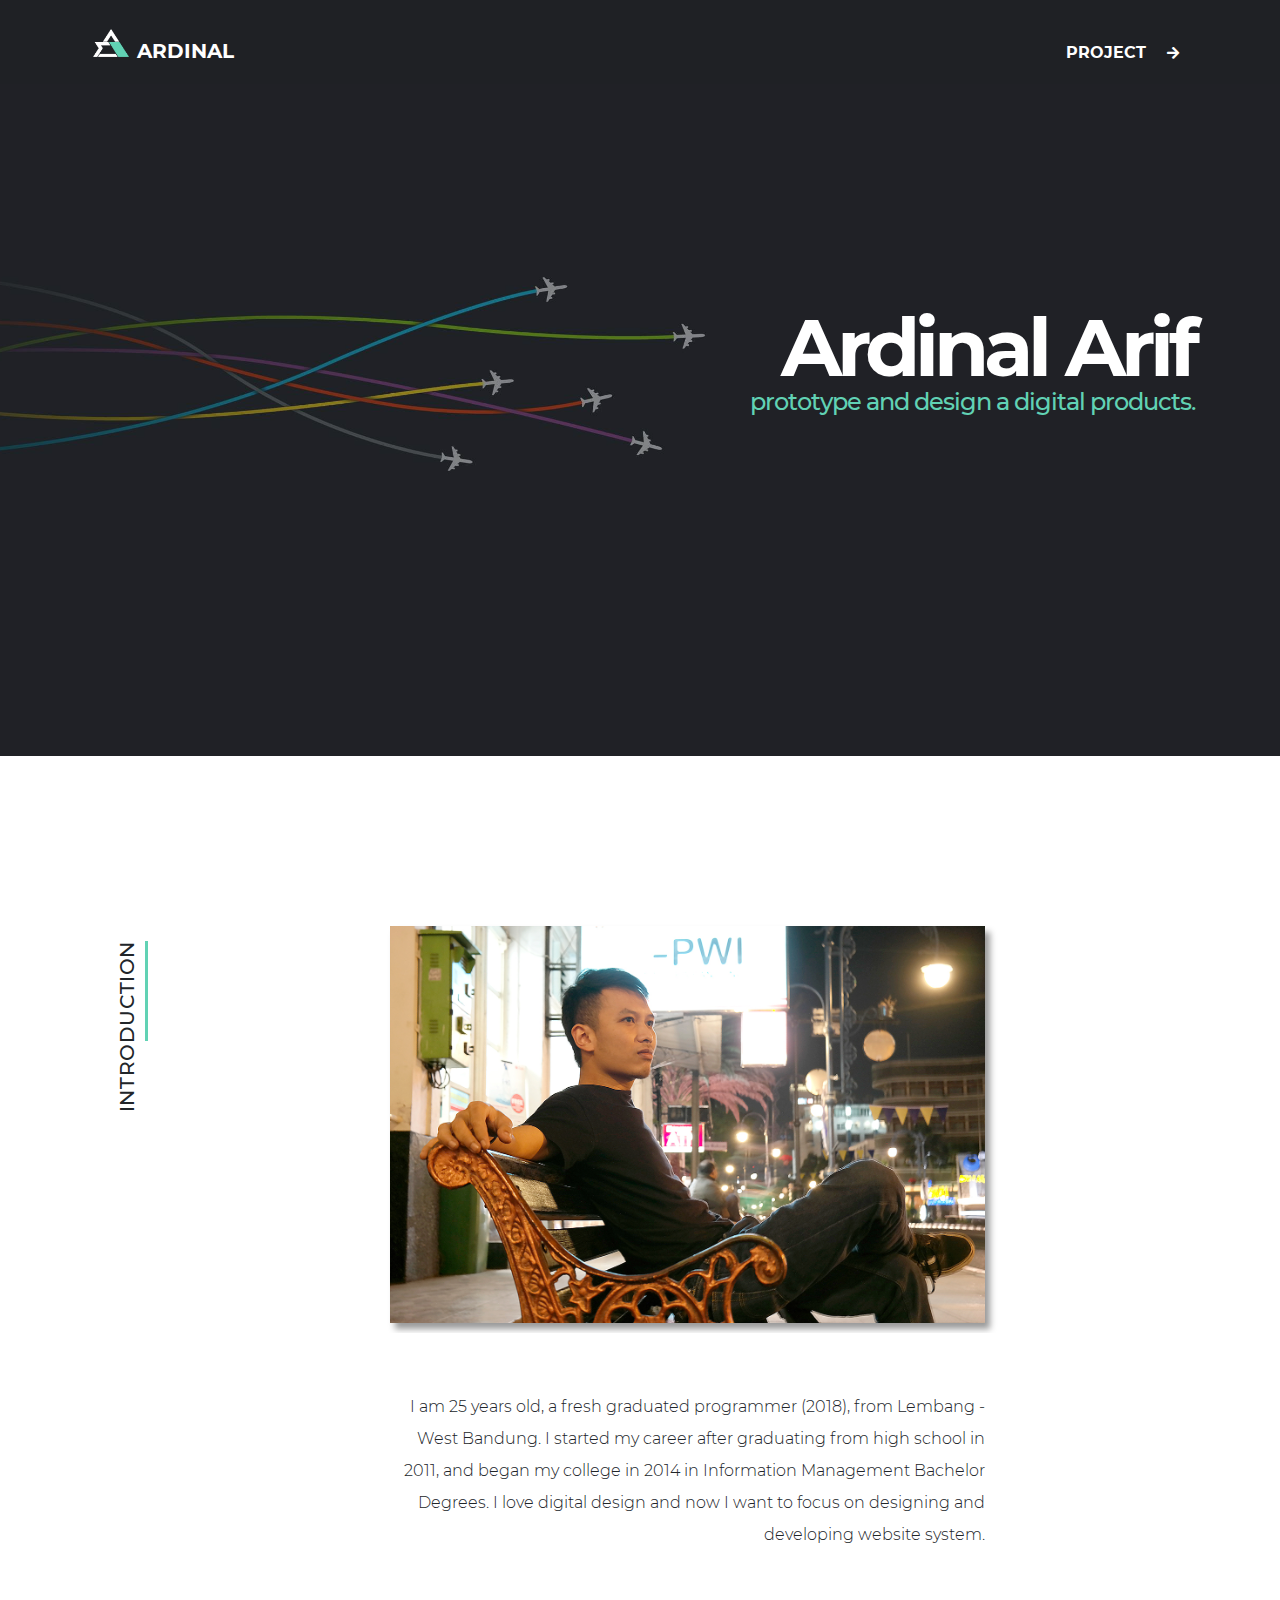
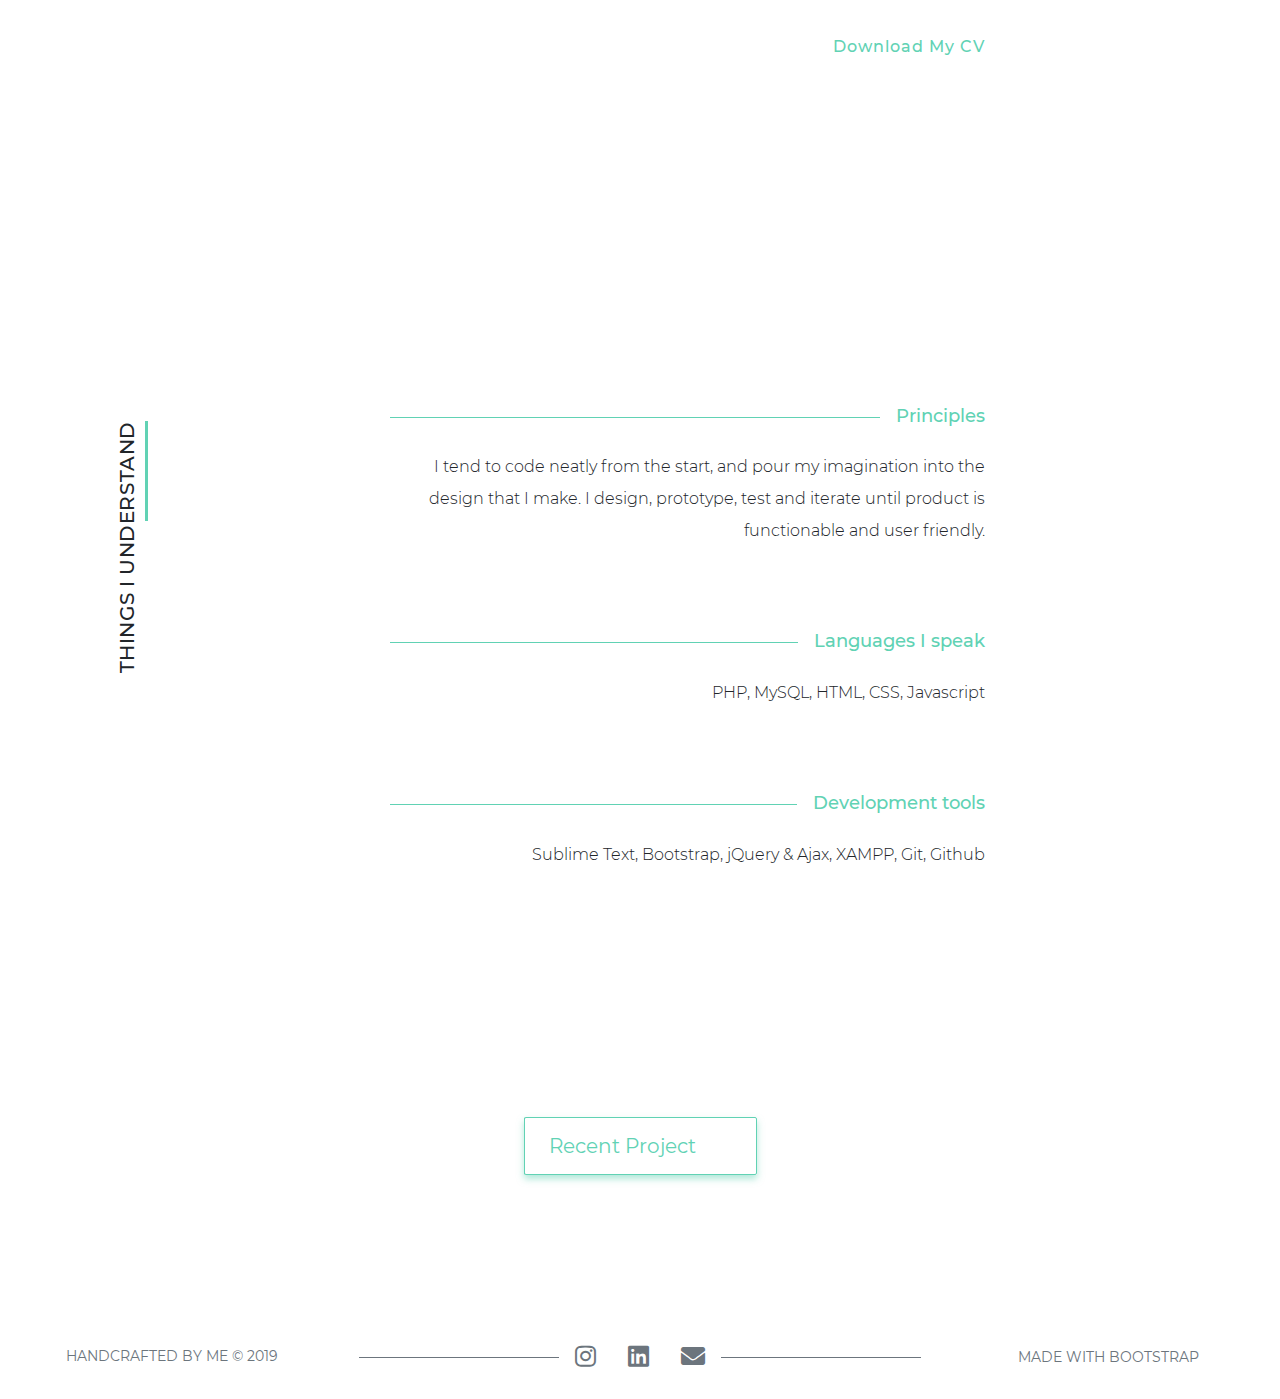
<file: index.html>
<!DOCTYPE html>
<html lang="en">
<head>
	<meta charset="UTF-8">
	<meta name="viewport" content="width=device-width, initial-scale=1, shrink-to-fit=no, user-scalable=no, maximum-scale=1, minimum-scale=1">
	<meta name="msapplication-tap-highlight" content="no">
	<meta http-equiv="X-UA-Compatible" content="IE=edge">
	<title>Home | Ardinal</title>
	<link rel="icon" type="image/png" href="assets/img/favicon/16x16.png" sizes="16x16">
	<link rel="stylesheet" type="text/css" href="assets/bootstrap/css/bootstrap.min.css">
	<link rel="stylesheet" type="text/css" href="assets/font/Montserrat.css">
	<link rel="stylesheet" type="text/css" href="assets/icon/css/all.min.css">
	<link rel="stylesheet" type="text/css" href="assets/style/css/main.min.css">
	<script type="text/javascript" src="assets/jquery/jquery-3.3.1.js"></script>
	<script type="text/javascript" src="assets/bootstrap/js/bootstrap.min.js"></script>
</head>
<body>
	<nav class="navbar navbar-expand-lg fixed-top" id="main-nav">
		<div class="container">
			<a class="nav-top" href="#top" data-scroll="top">
				<div class="navbar-brand">
					<div class="nav-icon">
						<img src="assets/img/favicon/no-border256.png" class="img-fluid">
					</div>
					<p class="nav-label">Ardinal</p>
				</div>
			</a>
			<div class="burger-block">
				<button class="navbar-toggler collapsed" type="button" data-toggle="collapse" 
					data-target="#nav-bar" aria-controls="nav-bar" aria-expanded="false" aria-label="Navigation">
					<span> </span>
					<span> </span>
					<span> </span>
				</button>
			</div>
			<div class="navbar-collapse collapse" id="nav-bar">
				<ul class="navbar-nav ml-auto nav-bar">
					<li class="nav-item">
						<a href="project.html" class="nav-link">Project <i class="fas fa-arrow-right"></i></a>
					</li>
				</ul>
			</div>
		</div>
	</nav>
	<header class="linked jumbotron custom-jumbotron" id="top" data-anchor="top">
		<div class="overlay"></div>
		<div class="container">
			<div class="row justify-content-end">
				<div class="col-lg-7 ml-auto">
					<div class="site-heading">
						<h1 class="text-header">
							<span>Ardinal</span>
							<span>Arif</span>
						</h1>
						<p class="lead">prototype and design a digital products.</p>
					</div>
				</div>
			</div>
		</div>
	</header>
	<section class="padding-is-section">
		<div class="container">
			<div class="row justify-content-left">
				<div class="col-12 col-lg-1">
					<div class="section-header">
						<h1 class="heading"><span>Introduction</span></h1>
					</div>
				</div>
				<div class="col-12 col-lg-7 mx-auto">
					<div class="intro-picture">
						<div class="wrapper">
							<img src="assets/img/me/me_1.jpg" class="img-fluid" alt="ardinal photos">
						</div>
					</div>
					<div class="intro-section">
						<p class="content">
							I am 25 years old, a fresh graduated programmer (2018), from Lembang - West Bandung. I started my career after graduating from high school in 2011, and began my college in 2014 in Information Management Bachelor Degrees. I love digital design and now I want to focus on designing and developing website system.
						</p>
					</div>	
					<div class="dl-link">
						<a href="https://drive.google.com/open?id=1xliPcqjjRAev3ykGVMDmouwb8Z4rC9Em" target="_BLANK" data-hover="Download my CV">
							<span>Download my CV</span>
						</a>
					</div>
				</div>
			</div>
		</div>
	</section>
	<section class="padding-is-section">
		<div class="container">
			<div class="row justify-content-left">
				<div class="col-12 col-lg-1">
					<div class="section-header">
						<h1 class="heading"><span>things i understand</span></h1>
					</div>
				</div>
				<div class="col-12 col-lg-7 mx-auto">
					<div class="skill-section">
						<h3 class="legend"><span>Principles</span></h3>
						<p class="content">
							I tend to code neatly from the start, and pour my imagination into the design that I make. I design, prototype, test and iterate until product is functionable and user friendly.
						</p>
					</div>
					<div class="skill-section">
						<h3 class="legend"><span>Languages I speak</span></h3>
						<p class="content">PHP, MySQL, HTML, CSS, Javascript</p>
					</div>
					<div class="skill-section">
						<h3 class="legend"><span>Development tools</span></h3>
						<p class="content">Sublime Text, Bootstrap, jQuery & Ajax, XAMPP, Git, Github</p>
					</div>
				</div>
			</div>
		</div>
	</section>
	<section class="padding-is-project">
		<div class="container">
			<div class="row justify-content-left">
				<div class="col-12 col-lg-8 mx-auto">
					<div class="project-section">
						<div class="project-link">
							<a href="project.html" data-hover="Download my CV">
								<span>Recent Project <i class="fas fa-chevron-right"></i></span>
							</a>
						</div>
					</div>
				</div>
			</div>
		</div>
	</section>
	<footer class="padding-is-footer">
		<div class="container-fluid">
			<div class="row justify-content-between">
				<div class="col-12 col-lg-3 order-2 order-lg-1">
					<div class="footer-section">
						<div class="copyright"><p>Handcrafted by Me © 2019</p></div>
					</div>
				</div>
				<div class="col-12 col-lg-6 order-1 order-lg-2">
					<div class="footer-section">
						<div class="social">
							<ul class="social-icon">
								<li class="icon">
									<a target="_BLANK" href="https://www.instagram.com/ardinal311/"><i class="fab fa-instagram"></i></a>
								</li>
								<li class="icon">
									<a target="_BLANK" href="https://www.linkedin.com/in/ardinal-arif-541179175/"><i class="fab fa-linkedin"></i></a>
								</li>
								<li class="icon">
									<a target="_BLANK" href="mailto:ardinal.arif.s@gmail.com"><i class="fas fa-envelope"></i></a>
								</li>
							</ul>
						</div>
					</div>
				</div>
				<div class="col-12 col-lg-3 order-3 order-lg-2">
					<div class="footer-section">
						<div class="made-by">
							<a href="https://getbootstrap.com/" class="made-link" target="_BLANK">made with Bootstrap</a>
						</div>
					</div>
				</div>
			</div>
		</div>
	</footer>
	<script type="text/javascript" src="assets/style/js/main.min.js"></script>
</body>
</html>
</file>
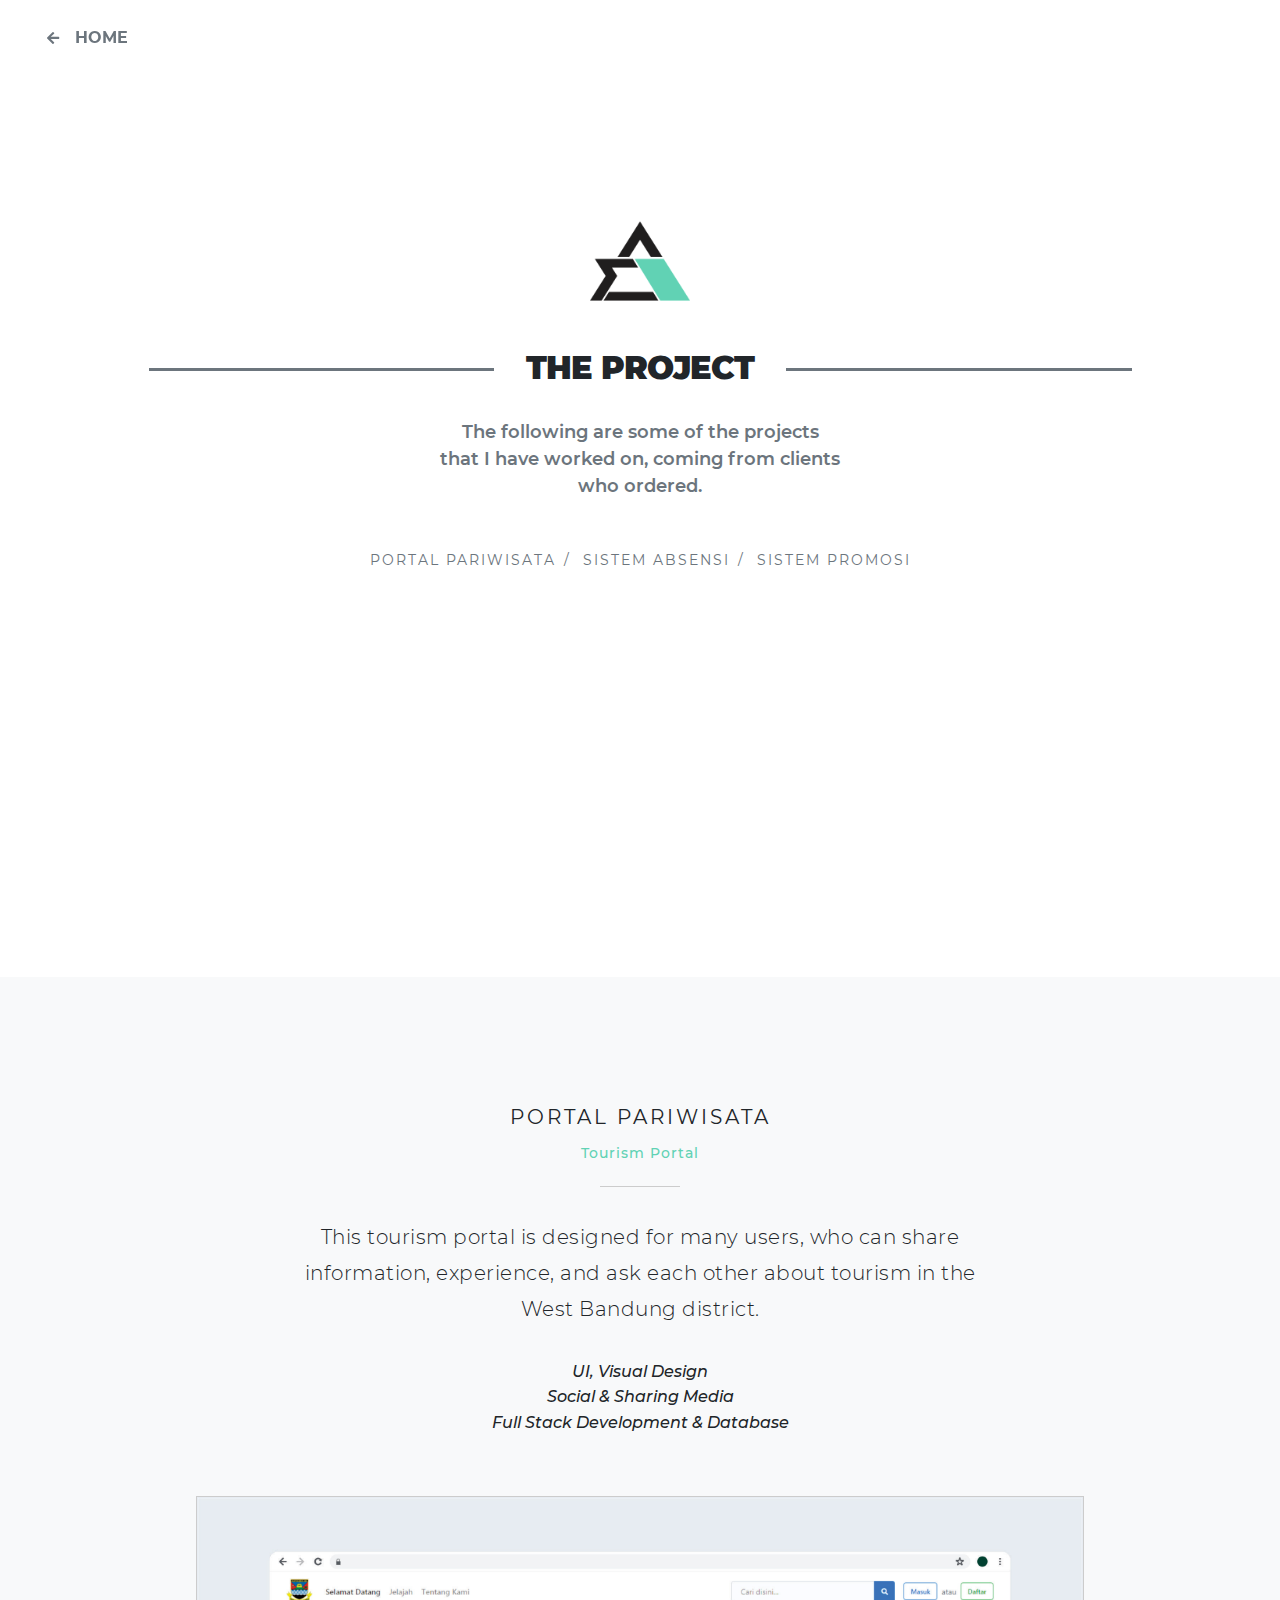
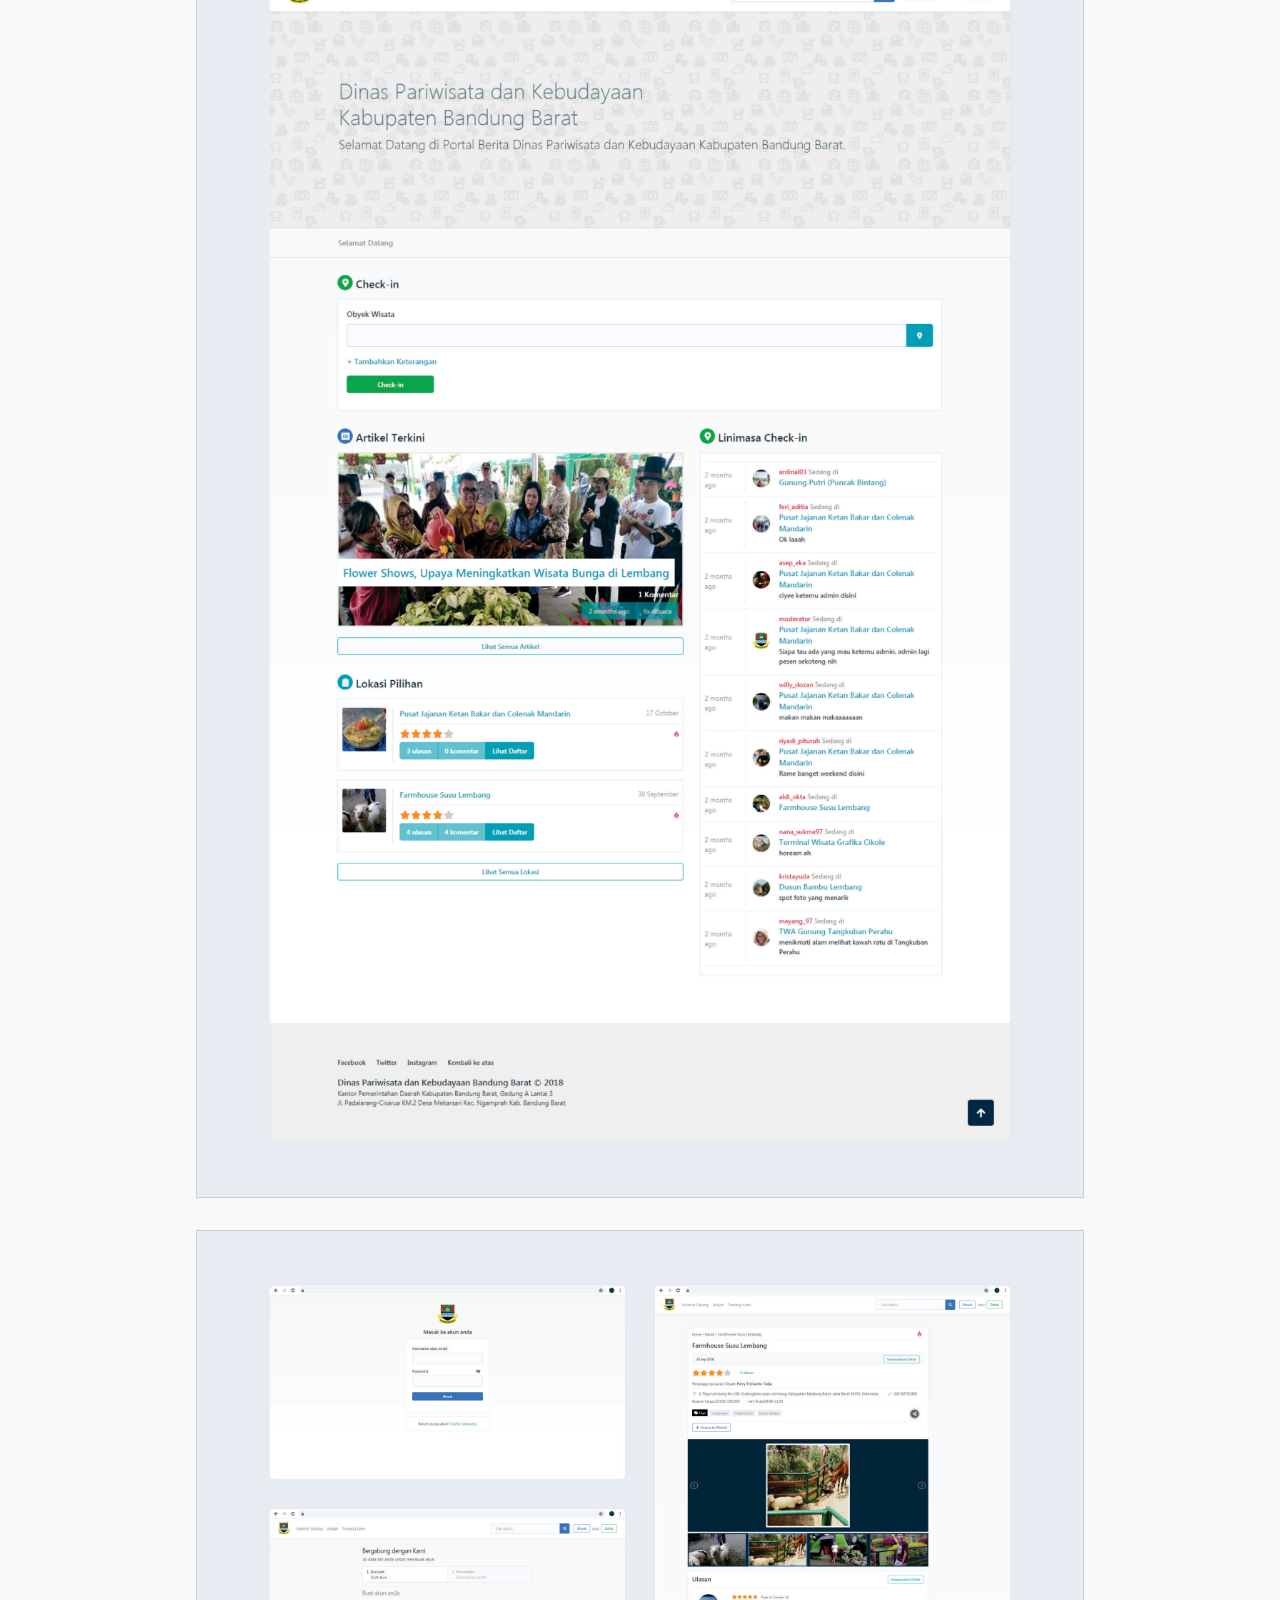
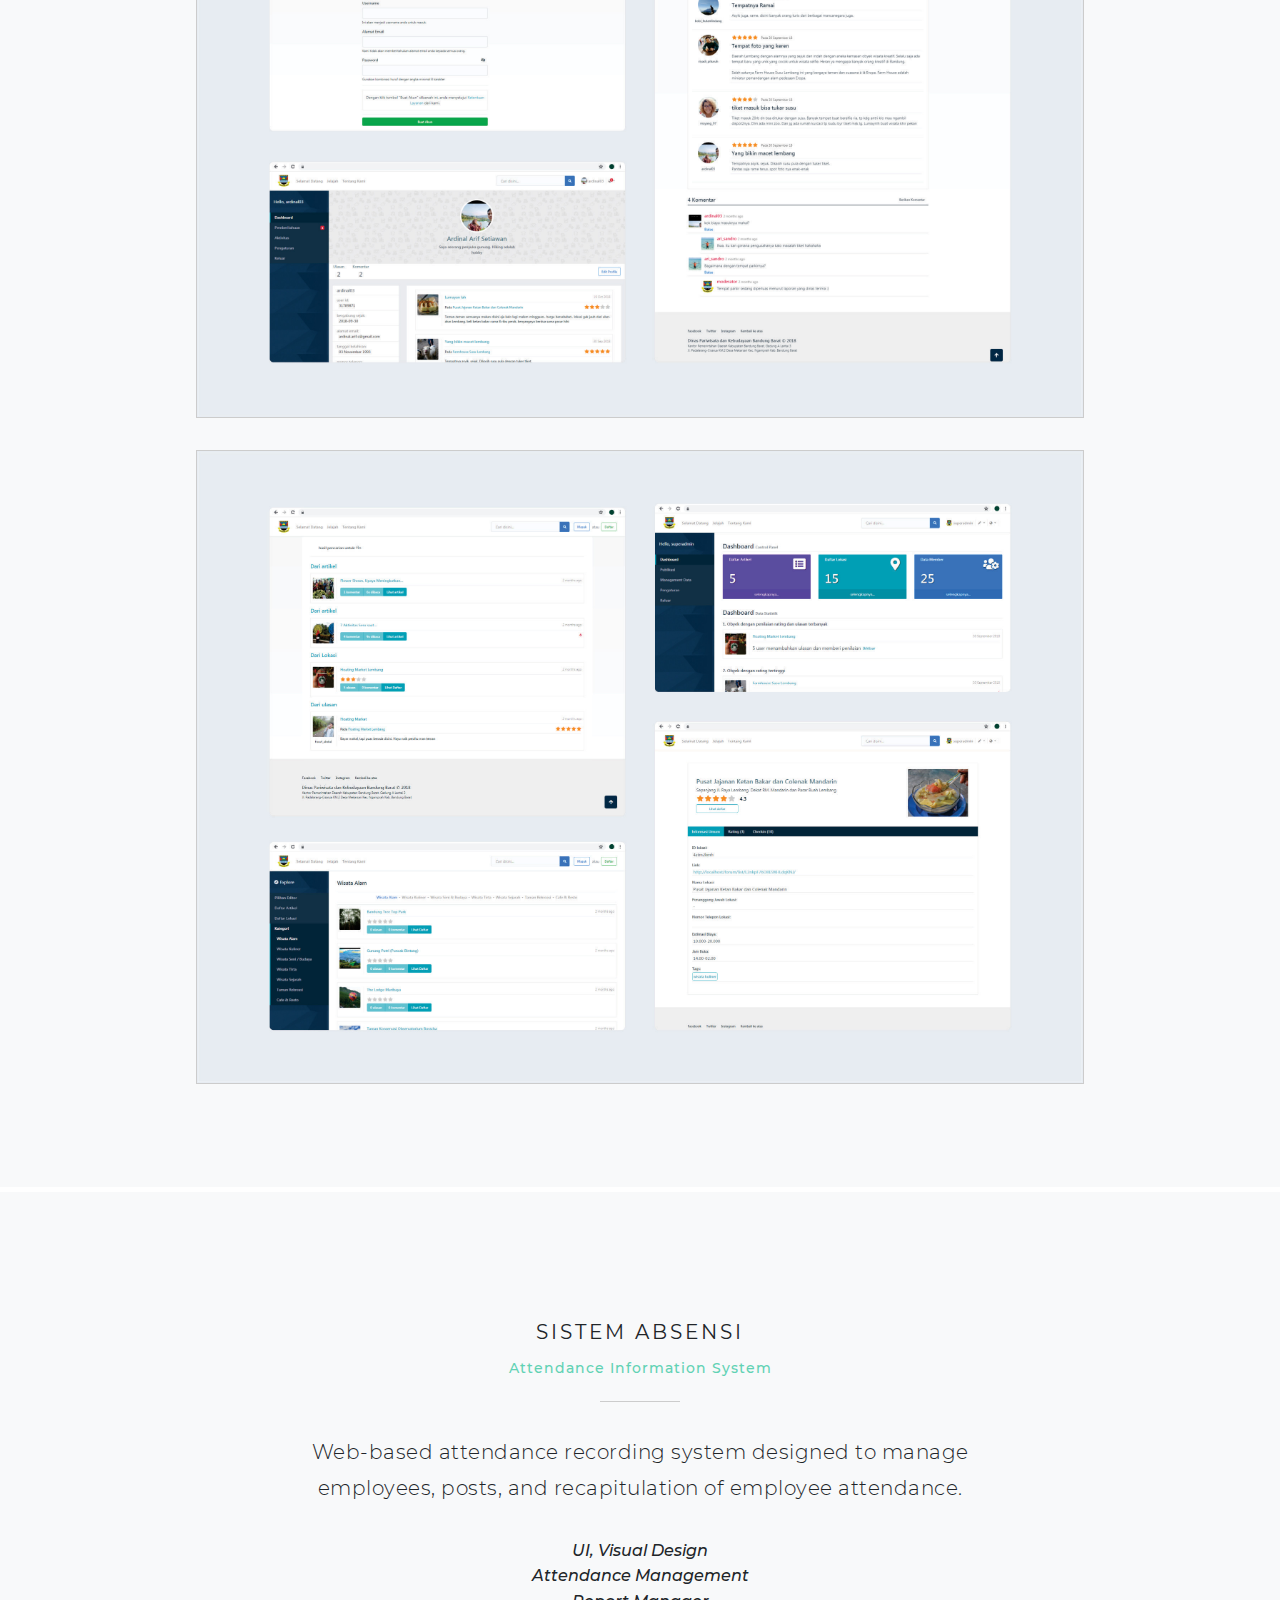
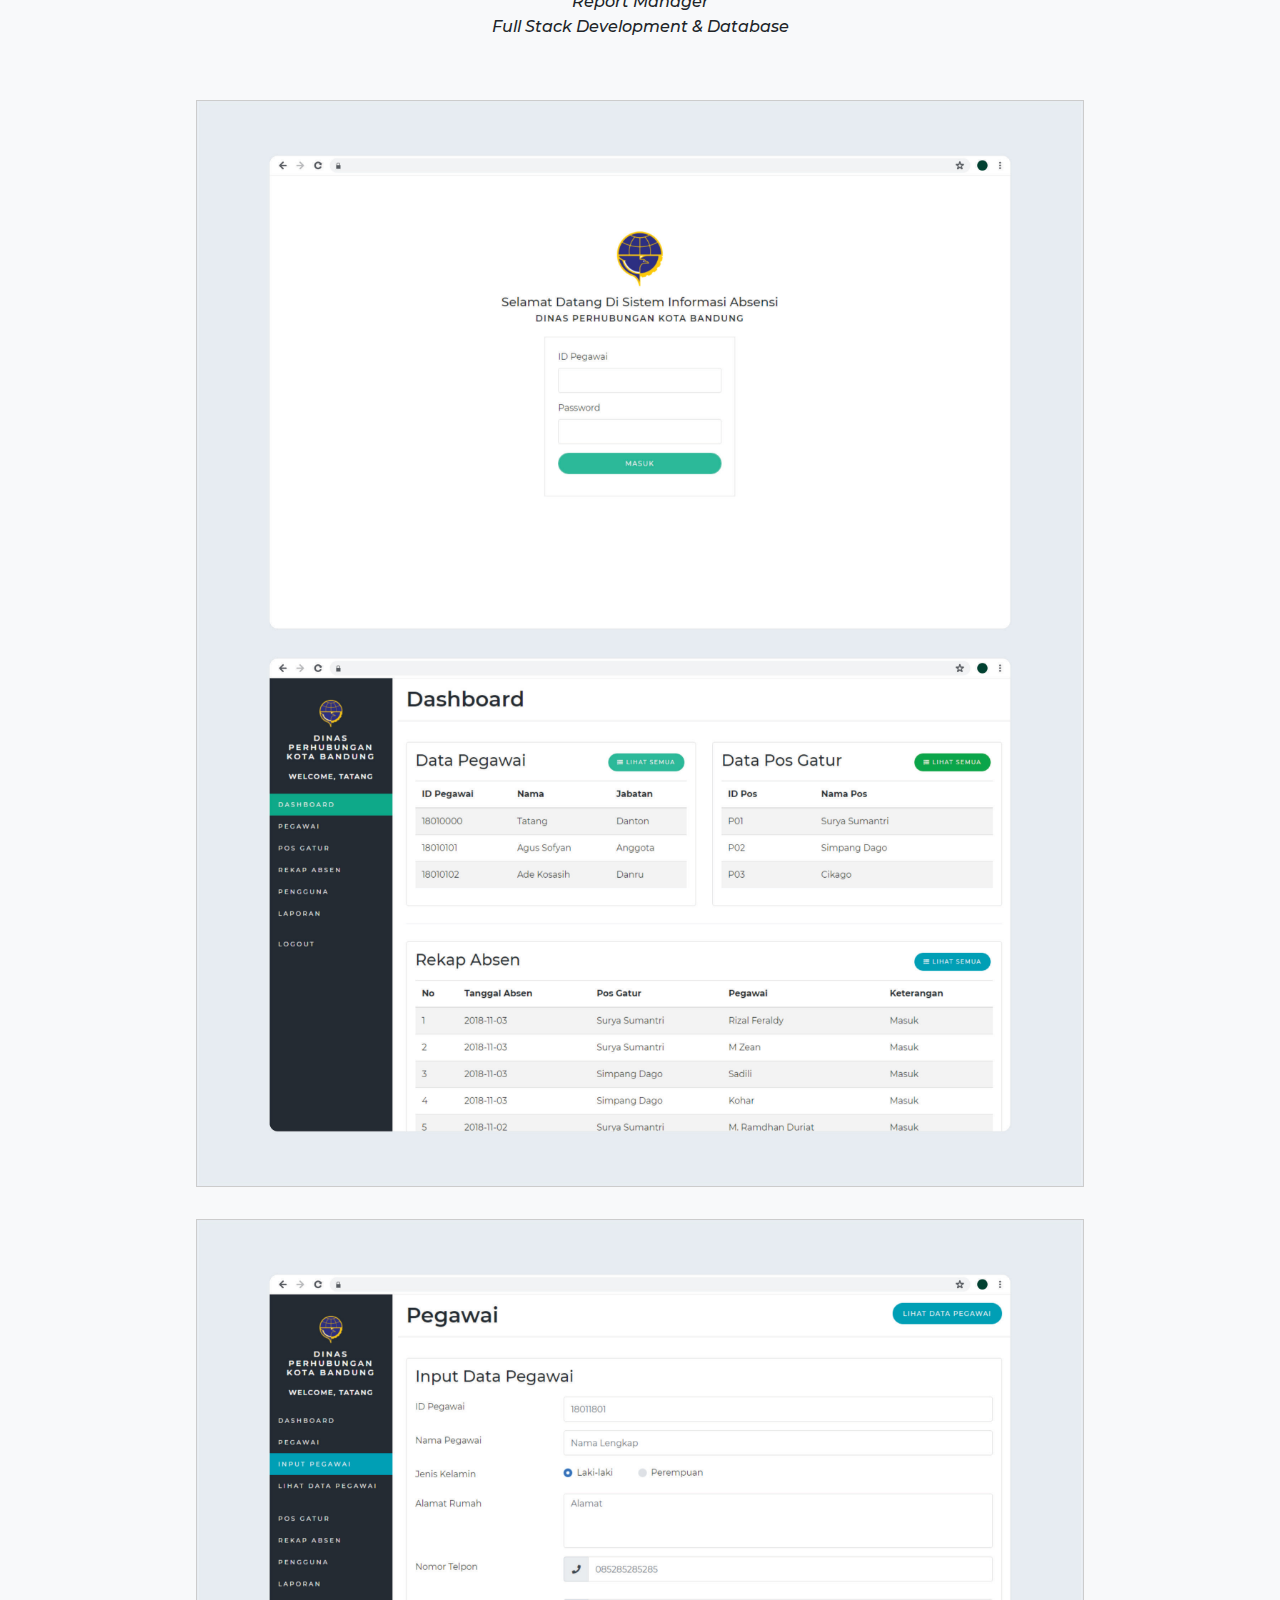
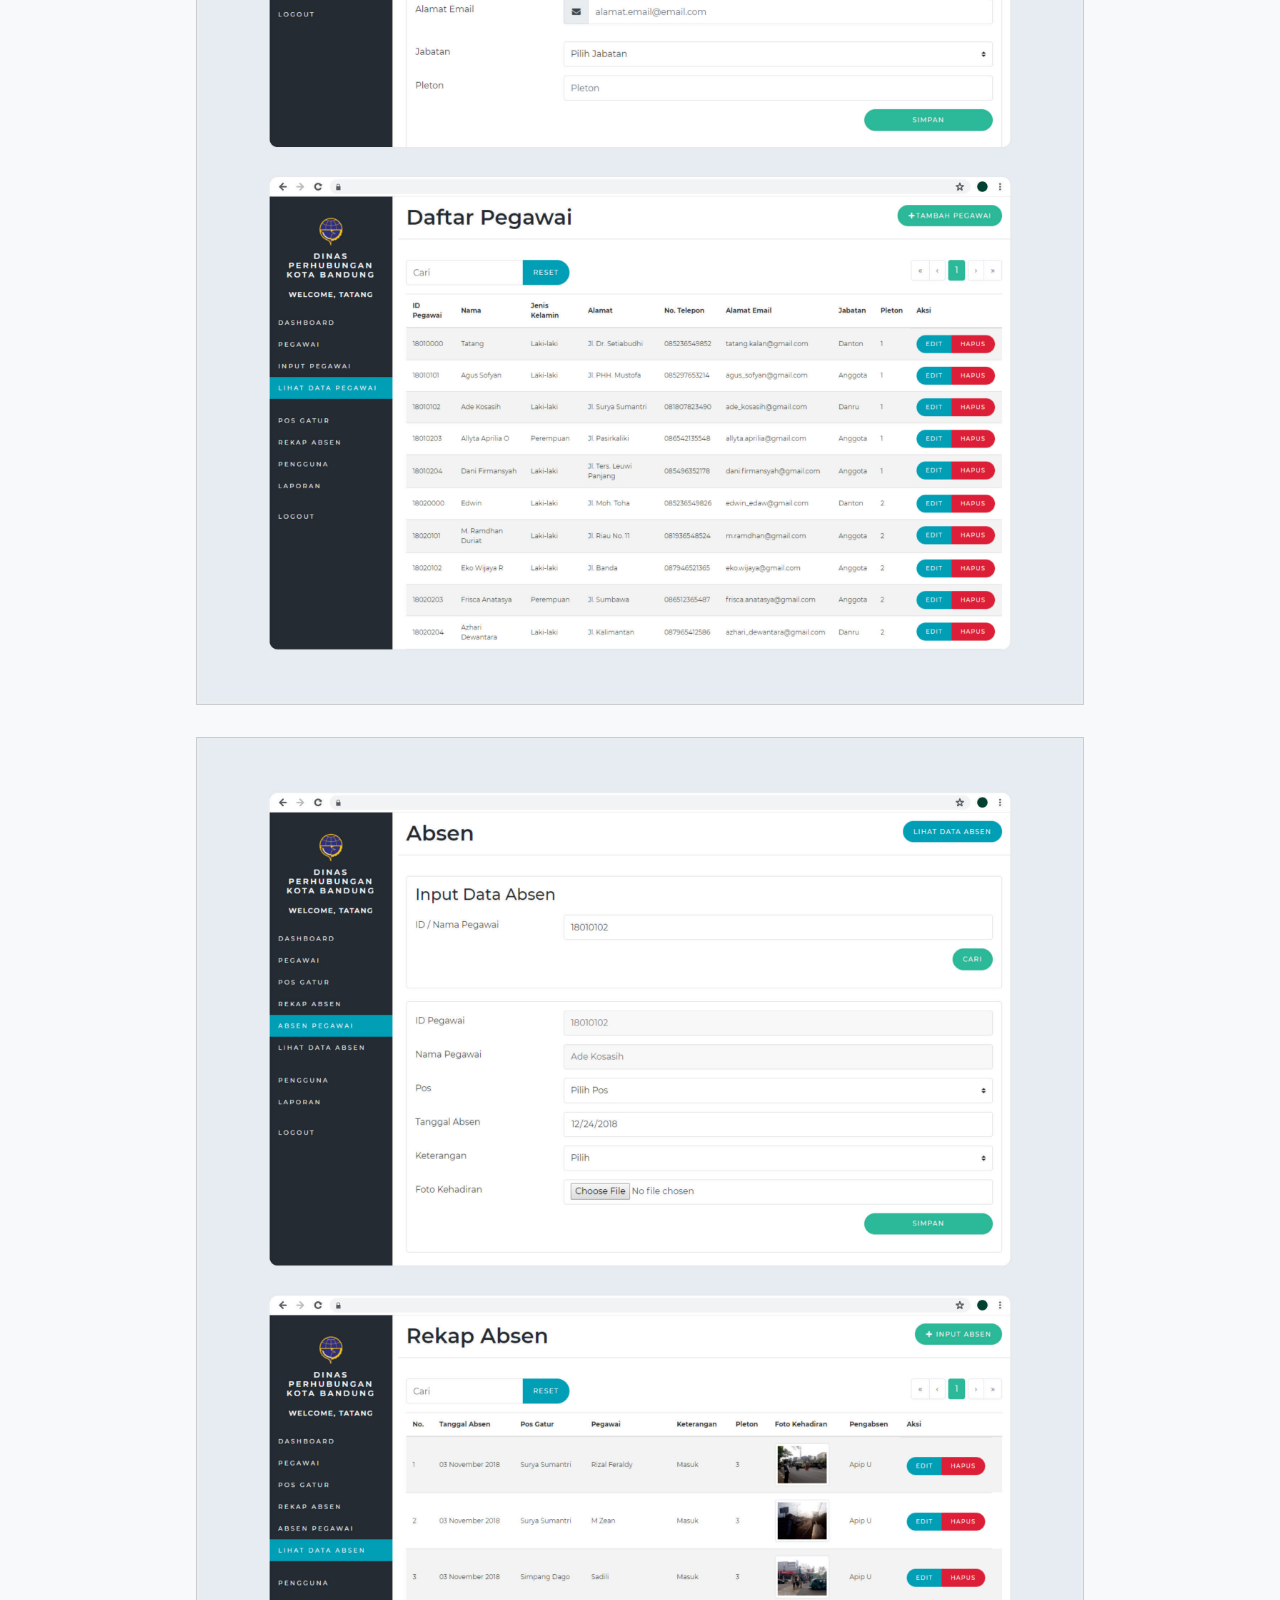
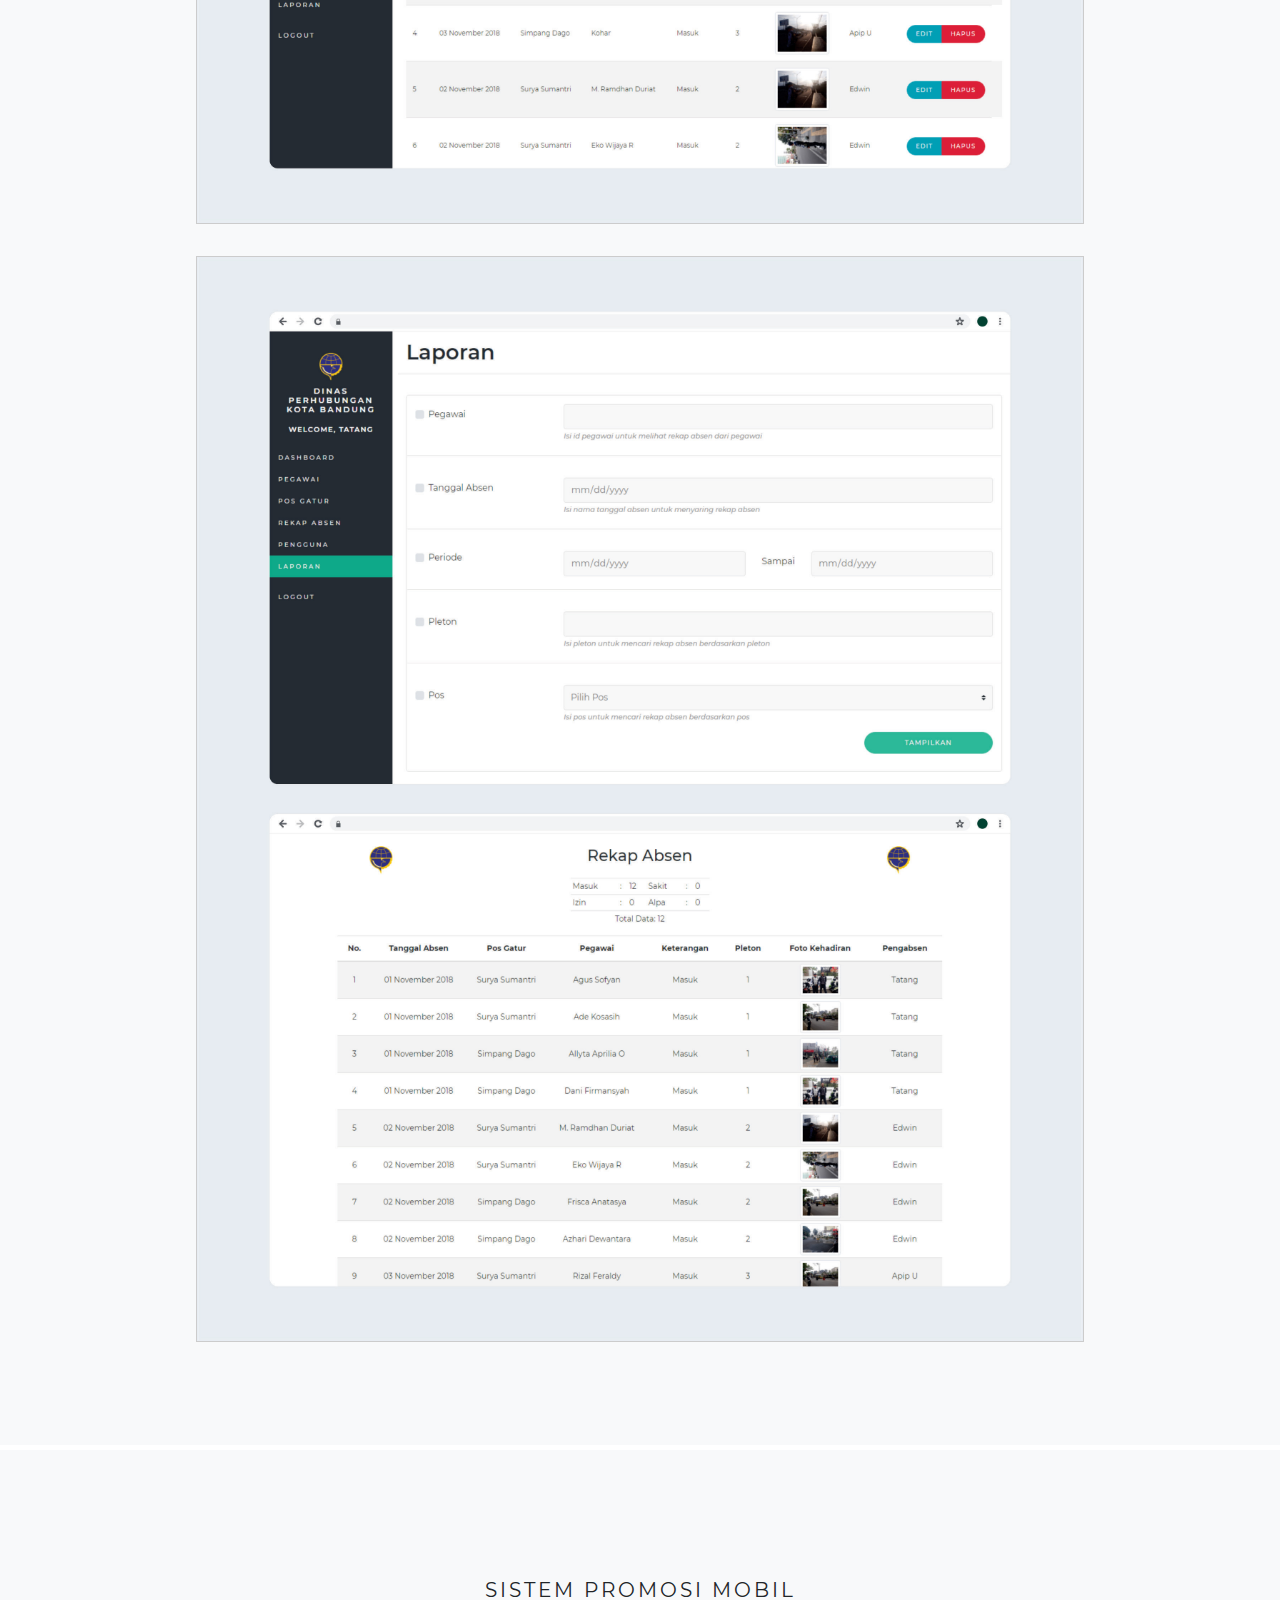
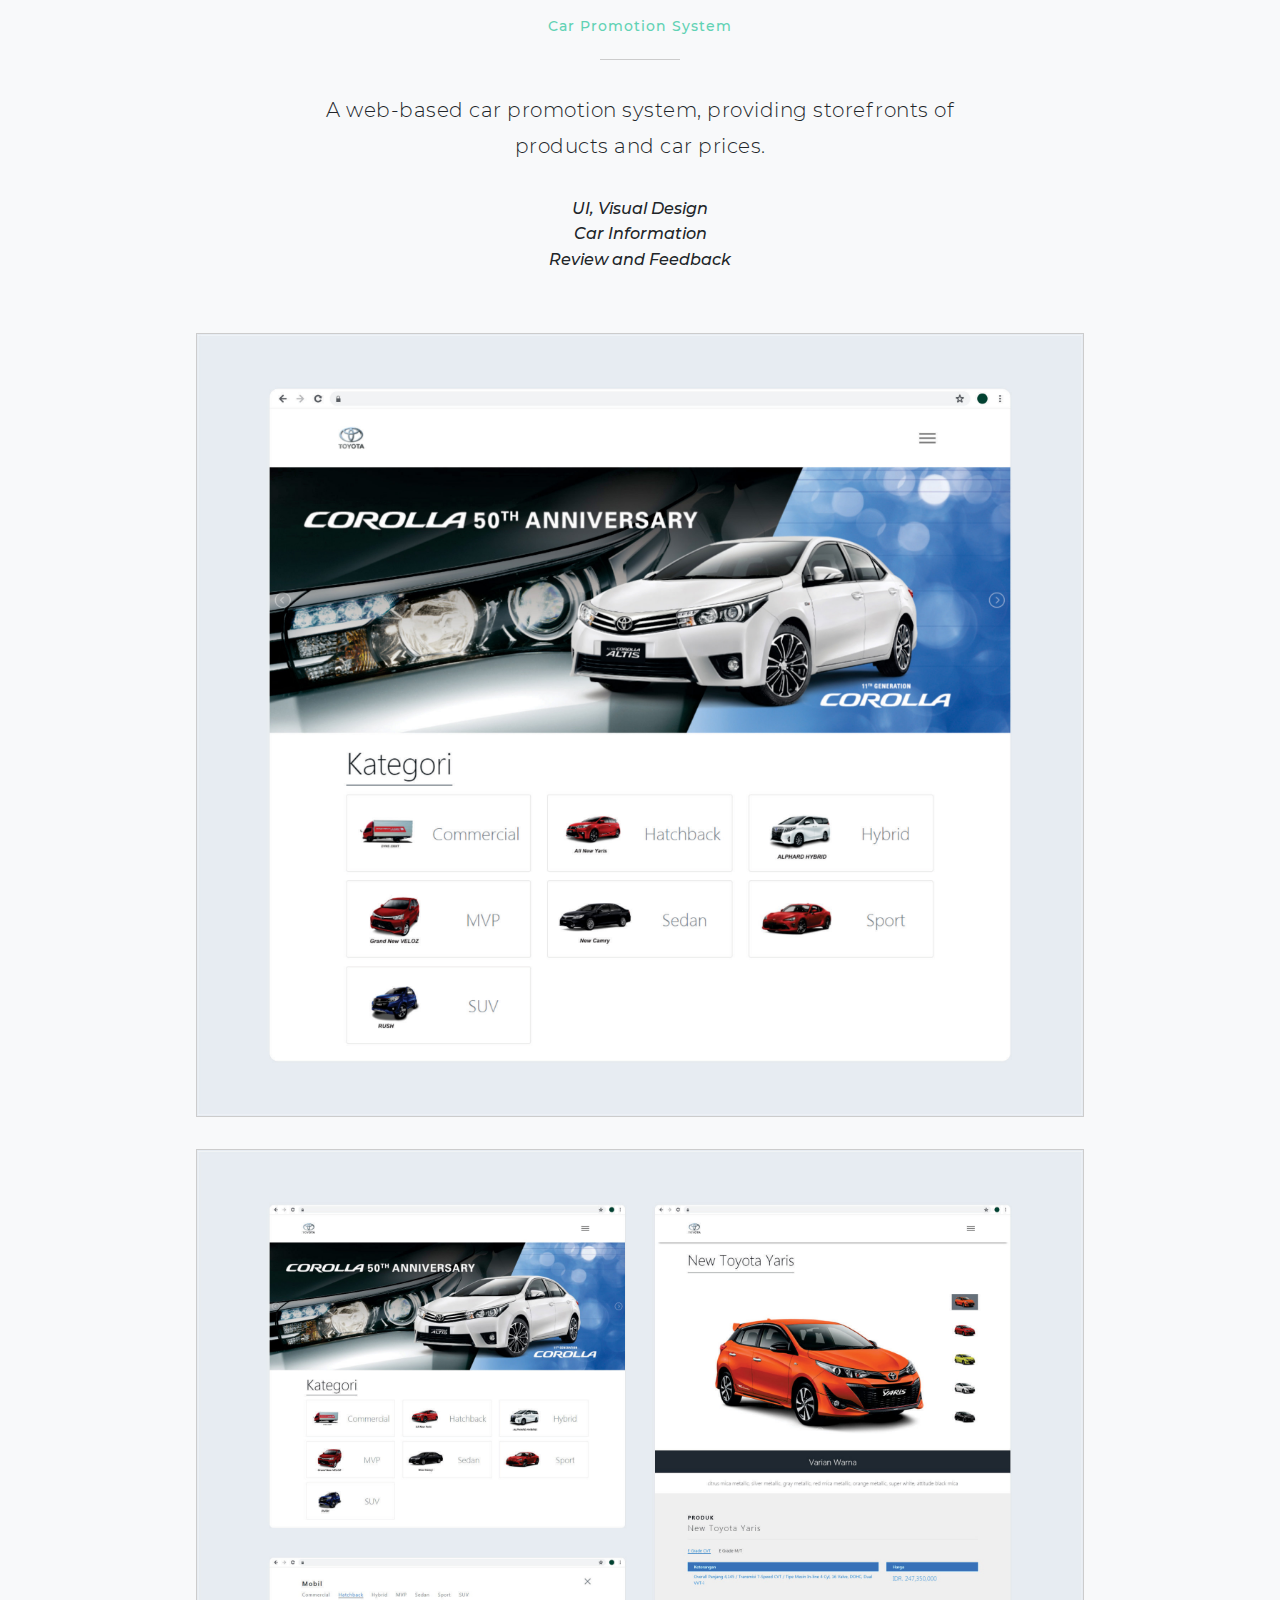
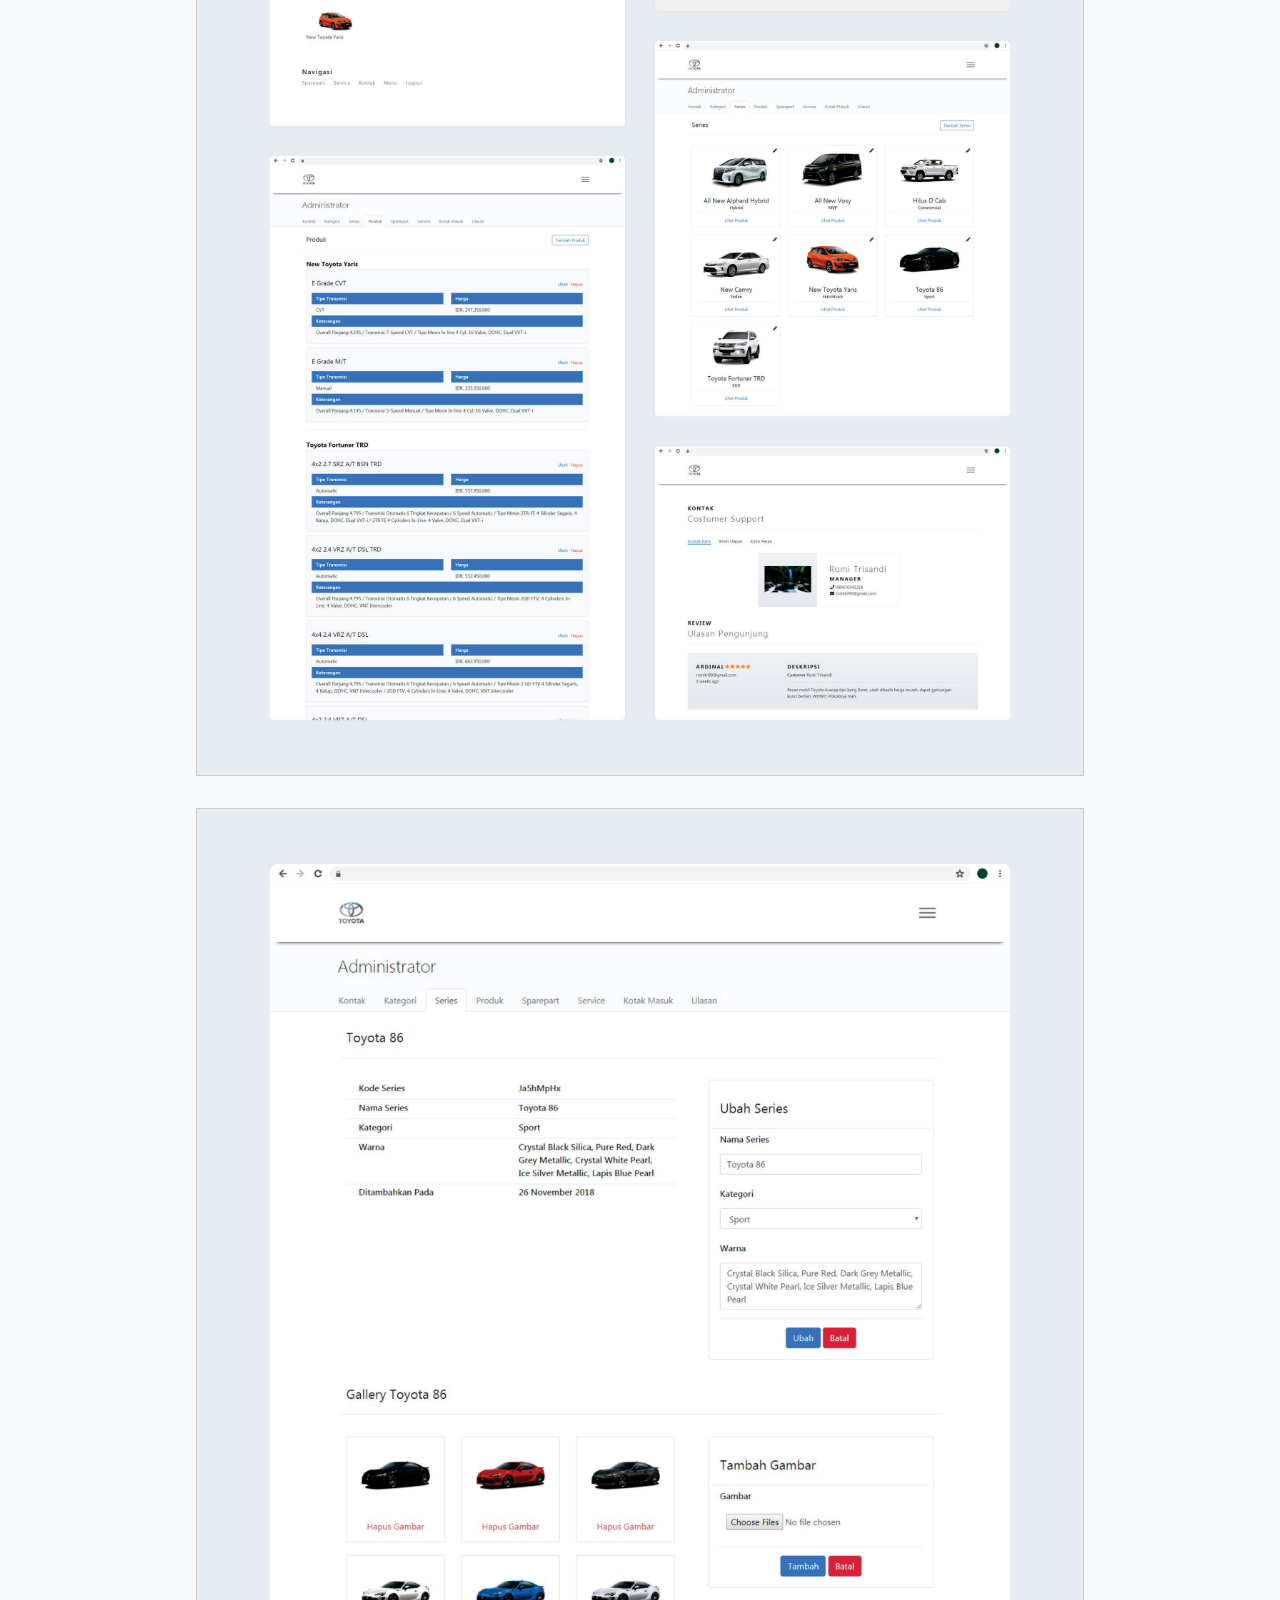
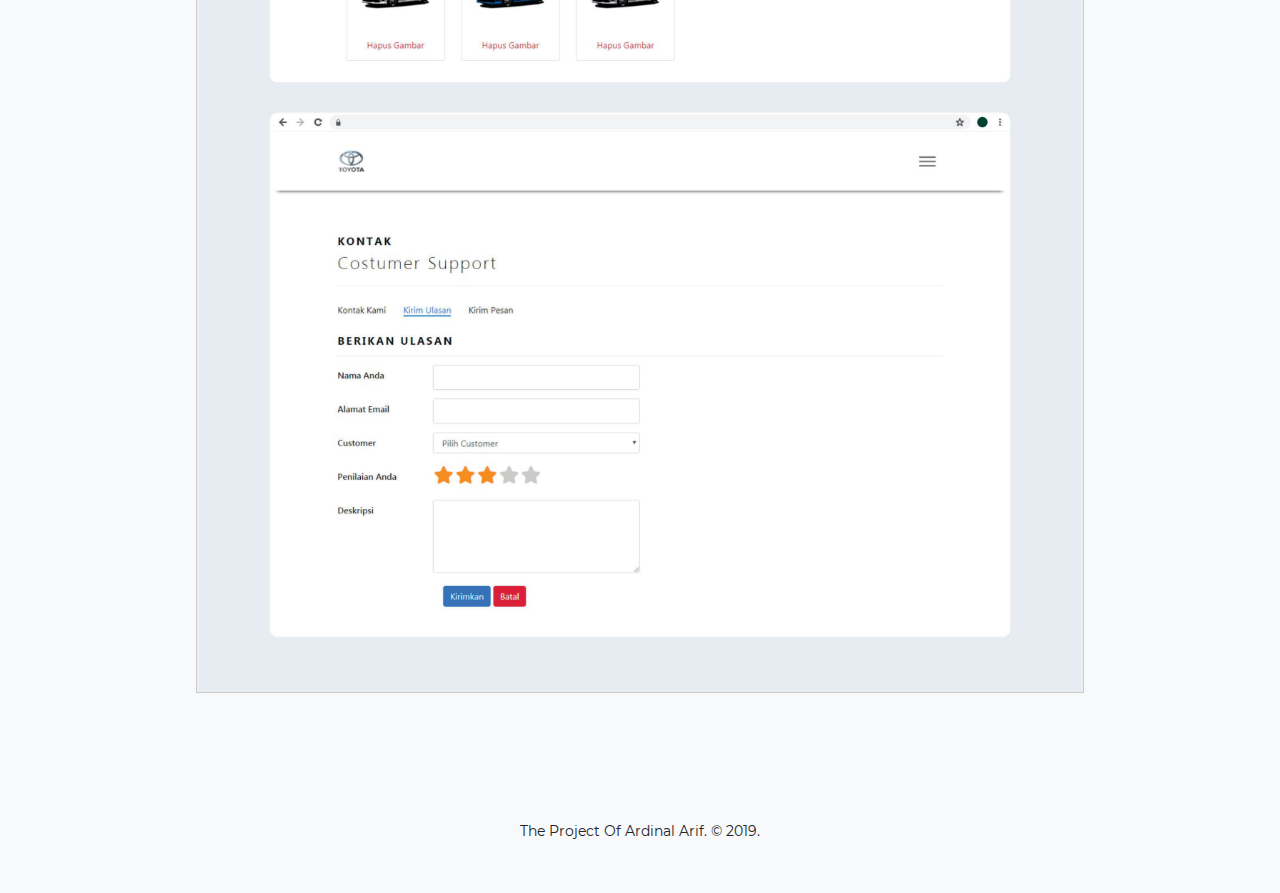
<file: project.html>
<!DOCTYPE html>
<html lang="en">
<head>
	<meta charset="UTF-8">
	<meta name="viewport" content="width=device-width, initial-scale=1, shrink-to-fit=no, user-scalable=no, maximum-scale=1, minimum-scale=1">
	<meta name="msapplication-tap-highlight" content="no">
	<meta http-equiv="X-UA-Compatible" content="IE=edge">
	<title>Project | Ardinal</title>
	<link rel="icon" type="image/png" href="assets/img/favicon/16x16.png" sizes="16x16">
	<link rel="stylesheet" type="text/css" href="assets/bootstrap/css/bootstrap.min.css">
	<link rel="stylesheet" type="text/css" href="assets/font/Montserrat.css">
	<link rel="stylesheet" type="text/css" href="assets/icon/css/all.min.css">
	<link rel="stylesheet" type="text/css" href="assets/style/css/project.min.css">
	<script type="text/javascript" src="assets/jquery/jquery-3.3.1.js"></script>
	<script type="text/javascript" src="assets/bootstrap/js/bootstrap.min.js"></script>
</head>
<body>
	<nav class="navbar navbar-expand-lg fixed-top">
		<div class="container-fluid">
			<ul class="navbar-nav mr-auto">
				<li class="nav-item">
					<a href="index.html" class="nav-link"><i class="fas fa-arrow-left"></i>HOME</a>
				</li>
			</ul>
		</div>
	</nav>
	<section class="clearfix" data-anchor="top"></section>
	<header class="padding-home home">
		<div class="container">
			<div class="row justify-content-center">
				<div class="col-12 col-lg-11">
					<div class="project-logo">
						<img class="img-fluid" src="assets/img/favicon/inverse-256.png">
					</div>
					<div class="project-header">
						<h1 class="heading"><span>The Project</span></h1>
						<p class="lead">The following are some of the projects that I have worked on, coming from clients who ordered.</p>
					</div>
					<div class="project-map">
						<a href="#portal" class="map-link" data-scroll="portal">Portal Pariwisata</a><span>/</span>
						<a href="#absensi" class="map-link" data-scroll="absensi">Sistem Absensi</a><span>/</span>
						<a href="#promosi" class="map-link" data-scroll="promosi">Sistem Promosi</a>
					</div>
				</div>
			</div>
		</div>
	</header>
	<section class="padding-showcase showcase" data-anchor="portal">
		<div class="container">
			<div class="row justify-content-center">
				<div class="col-12 col-lg-10">
					<div class="heading">
						<h1>Portal Pariwisata</h1>
						<h2>Tourism Portal</h2>
					</div>
					<div class="content">
						<p class="show-text">This tourism portal is designed for many users, who can share information, experience, and ask each other about tourism in the West Bandung district.</p>
					</div>
					<div class="creds">
						<ul class="creds-list">
							<li>UI, Visual Design</li>
							<li>Social & Sharing Media</li>
							<li>Full Stack Development & Database</li>
						</ul>
					</div>
					<div class="gallery">
						<img src="assets/img/portfolio/portal/portal_1.jpg" class="img-fluid">
						<img src="assets/img/portfolio/portal/portal_2.jpg" class="img-fluid">
						<img src="assets/img/portfolio/portal/portal_3.jpg" class="img-fluid">
					</div>
				</div>
			</div>
		</div>
	</section>
	<section class="padding-showcase showcase" data-anchor="absensi">
		<div class="container">
			<div class="row justify-content-center">
				<div class="col-12 col-lg-10">
					<div class="heading">
						<h1>Sistem Absensi</h1>
						<h2>attendance information system</h2>
					</div>
					<div class="content">
						<p class="show-text">Web-based attendance recording system designed to manage employees, posts, and recapitulation of employee attendance.</p>
					</div>
					<div class="creds">
						<ul class="creds-list">
							<li>UI, Visual Design</li>
							<li>Attendance Management</li>
							<li>Report Manager</li>
							<li>Full Stack Development & Database</li>
						</ul>
					</div>
					<div class="gallery">
						<img src="assets/img/portfolio/absensi/absensi_1.jpg" class="img-fluid">
						<img src="assets/img/portfolio/absensi/absensi_2.jpg" class="img-fluid">
						<img src="assets/img/portfolio/absensi/absensi_3.jpg" class="img-fluid">
						<img src="assets/img/portfolio/absensi/absensi_4.jpg" class="img-fluid">
					</div>
				</div>
			</div>
		</div>
	</section>
	<section class="padding-showcase last showcase" data-anchor="promosi">
		<div class="container">
			<div class="row justify-content-center">
				<div class="col-12 col-lg-10">
					<div class="heading">
						<h1>Sistem Promosi Mobil</h1>
						<h2>car promotion system</h2>
					</div>
					<div class="content">
						<p class="show-text">A web-based car promotion system, providing storefronts of products and car prices.</p>
					</div>
					<div class="creds">
						<ul class="creds-list">
							<li>UI, Visual Design</li>
							<li>Car Information</li>
							<li>Review and Feedback</li>
						</ul>
					</div>
					<div class="gallery">
						<img src="assets/img/portfolio/promosi/promosi_1.jpg" class="img-fluid">
						<img src="assets/img/portfolio/promosi/promosi_2.jpg" class="img-fluid">
						<img src="assets/img/portfolio/promosi/promosi_3.jpg" class="img-fluid">
					</div>
				</div>
			</div>
		</div>
	</section>
	<footer class="padding-footer footer">
		<div class="container">
			<div class="row justify-content-center">
				<div class="col-12 col-lg-10">
					<div class="content">
						<p class="text">The Project of Ardinal Arif. © 2019.</p>
						<div class="back-top">
							<a href="#top" class="link"><i class="fa fa-chevron-up"></i></a>
						</div>
					</div>
				</div>
			</div>
		</div>
	</footer>
	<script type="text/javascript" src="assets/style/js/main.min.js"></script>
</body>
</html>
</file>
<file: assets/font/Montserrat.css>
/** =================== MONTSERRAT =================== **/

/** Montserrat Thin **/
@font-face {
	font-family: "Montserrat";
	font-weight: 100;
	font-style: normal;
	src: url("Montserrat-Thin.ttf") format('truetype');
}

/** Montserrat Thin-Italic **/
@font-face {
	font-family: "Montserrat";
	font-weight: 100;
	font-style: italic;
	src: url("Montserrat-ThinItalic.ttf") format('truetype');
}

/** Montserrat ExtraLight **/
@font-face {
	font-family: "Montserrat";
	font-weight: 200;
	font-style: normal;
	src: url("Montserrat-ExtraLight.ttf") format('truetype');
}

/** Montserrat ExtraLight-Italic **/
@font-face {
	font-family: "Montserrat";
	font-weight: 200;
	font-style: italic;
	src: url("Montserrat-ExtraLightItalic.ttf") format('truetype');
}

/** Montserrat Light **/
@font-face {
	font-family: "Montserrat";
	font-weight: 300;
	font-style: normal;
	src: url("Montserrat-Light.ttf") format('truetype');
}

/** Montserrat Light-Italic **/
@font-face {
	font-family: "Montserrat";
	font-weight: 300;
	font-style: italic;
	src: url("Montserrat-LightItalic.ttf") format('truetype');
}

/** Montserrat Regular **/
@font-face {
	font-family: "Montserrat";
	font-weight: 400;
	font-style: normal;
	src: url("Montserrat-Regular.ttf") format('truetype');
}

/** Montserrat Regular-Italic **/
@font-face {
	font-family: "Montserrat";
	font-weight: 400;
	font-style: italic;
	src: url("Montserrat-Italic.ttf") format('truetype');
}

/** Montserrat Medium **/
@font-face {
	font-family: "Montserrat";
	font-weight: 500;
	font-style: normal;
	src: url("Montserrat-Medium.ttf") format('truetype');
}

/** Montserrat Medium-Italic **/
@font-face {
	font-family: "Montserrat";
	font-weight: 500;
	font-style: italic;
	src: url("Montserrat-MediumItalic.ttf") format('truetype');
}

/** Montserrat SemiBold **/
@font-face {
	font-family: "Montserrat";
	font-weight: 600;
	font-style: normal;
	src: url("Montserrat-SemiBold.ttf") format('truetype');
}

/** Montserrat SemiBold-Italic **/
@font-face {
	font-family: "Montserrat";
	font-weight: 600;
	font-style: italic;
	src: url("Montserrat-SemiBoldItalic.ttf") format('truetype');
}

/** Montserrat Bold **/
@font-face {
	font-family: "Montserrat";
	font-weight: 700;
	font-style: normal;
	src: url("Montserrat-Bold.ttf") format('truetype');
}

/** Montserrat Bold-Italic **/
@font-face {
	font-family: "Montserrat";
	font-weight: 700;
	font-style: italic;
	src: url("Montserrat-BoldItalic.ttf") format('truetype');
}

/** Montserrat ExtraBold **/
@font-face {
	font-family: "Montserrat";
	font-weight: 800;
	font-style: normal;
	src: url("Montserrat-ExtraBold.ttf") format('truetype');
}

/** Montserrat ExtraBold-Italic **/
@font-face {
	font-family: "Montserrat";
	font-weight: 800;
	font-style: italic;
	src: url("Montserrat-ExtraBoldItalic.ttf") format('truetype');
}

/** Montserrat Black **/
@font-face {
	font-family: "Montserrat";
	font-weight: 900;
	font-style: normal;
	src: url("Montserrat-Black.ttf") format('truetype');
}

/** Montserrat Black-Italic **/
@font-face {
	font-family: "Montserrat";
	font-weight: 900;
	font-style: italic;
	src: url("Montserrat-BlackItalic.ttf") format('truetype');
}
</file>
<file: assets/style/css/main.min.css>
/*!
 * Ardinal Portfolio Files
 *
 */.nav-bar .nav-link,.nav-label{color:#fff;text-transform:uppercase;font-weight:700}.dl-link a,.nav-top:hover{text-decoration:none}body,html{font-family:Montserrat,sans-serif;height:100%;width:100%}#main-nav{background-color:#1f2125}@media only screen and (min-width:992px){#main-nav{position:absolute;-webkit-transition:background-color .2s;-moz-transition:background-color .2s;-o-transition:background-color .2s;transition:background-color .2s;-webkit-transform:translate3d(0,0,0);-moz-transform:translate3d(0,0,0);-o-transform:translate3d(0,0,0);transform:translate3d(0,0,0);-webkit-backface-visibility:hidden;-moz-backface-visibility:hidden;-o-backface-visibility:hidden;backface-visibility:hidden;background-color:#1f2125}#main-nav.is-fixed{position:fixed;top:-84px!important;-webkit-transition:-webkit-transform .2s;-moz-transition:-moz-transform .2s;-o-transition:-o-transform .2s;transition:-webkit-transform .2s;transition:transform .2s;transition:transform .2s,-webkit-transform .2s}#main-nav.is-visible{-webkit-transform:translate3d(0,100%,0);-moz-transform:translate3d(0,100%,0);-o-transform:translate3d(0,100%,0);transform:translate3d(0,100%,0)}}.navbar-brand{margin-top:auto;margin-bottom:auto;height:66px;display:flex}.nav-icon{width:2.25rem;margin:auto .5rem}.nav-label{margin:auto 0 0;line-height:1.9}.burger-block{position:relative;top:4px;display:flex;height:68px;background-color:transparent}.navbar-toggler{border:none;padding-top:.3125rem;padding-bottom:.3125rem}.navbar-toggler:active,.navbar-toggler:focus{outline:0}.navbar-toggler span{position:relative;left:0;opacity:1;display:block;background-color:#fff;height:3px;width:30px;margin-top:5px;-webkit-transform:rotate(0);-moz-transform:rotate(0);-o-transform:rotate(0);transform:rotate(0)}.navbar-toggler span:nth-child(1),.navbar-toggler span:nth-child(3){-webkit-transition:transform .35s ease-in-out;-moz-transition:transform .35s ease-in-out;-o-transition:transform .35s ease-in-out;transition:transform .35s ease-in-out}.navbar-toggler:not(.collapsed) span:nth-child(1){position:relative;top:15px;opacity:.9;-webkit-transform:rotate(135deg);-moz-transform:rotate(135deg);-o-transform:rotate(135deg);transform:rotate(135deg)}.navbar-toggler:not(.collapsed) span:nth-child(2){height:17px;visibility:hidden;background-color:transparent}.navbar-toggler:not(.collapsed) span:nth-child(3){position:relative;top:-15px;opacity:.9;-webkit-transform:rotate(-135deg);-moz-transform:rotate(-135deg);-o-transform:rotate(-135deg);transform:rotate(-135deg)}.nav-bar{position:relative;top:11px;left:0}.nav-bar .nav-item{padding:0 1rem!important}.nav-bar .nav-link{padding:.5rem 0!important;position:relative;line-height:2.7;-webkit-transition:all ease-in-out .3s;-moz-transition:all ease-in-out .3s;-o-transition:all ease-in-out .3s;transition:all ease-in-out .3s}.nav-bar .nav-link .fas{font-size:14px;margin-left:1rem}@media only screen and (min-width:992px){.nav-bar .nav-link.active:after,.nav-bar .nav-link:hover:after{opacity:1;-webkit-transform:translateX(0);-moz-transform:translateX(0);-o-transform:translateX(0);transform:translateX(0)}.nav-bar .nav-link:after{content:'';position:absolute;bottom:-2px;left:0;width:100%;opacity:0;height:3px;background:#61d2b4;-webkit-transform:translateX(0);-moz-transform:translateX(0);-o-transform:translateX(0);transform:translateX(-100%);-webkit-transition:all ease-in-out .3s;-moz-transition:all ease-in-out .3s;-o-transition:all ease-in-out .3s;transition:all ease-in-out .3s}}.custom-jumbotron{margin-bottom:0;position:relative;border-radius:0;background:url(../../img/hello.jpg) center center no-repeat;background-size:cover}@media only screen and (max-width:991px){.nav-bar{top:0}.nav-bar .nav-link.active,.nav-bar .nav-link:hover{color:#61d2b4}.custom-jumbotron{height:auto}}.overlay{position:absolute;top:0;left:0;height:100%;width:100%;background-color:#212529;opacity:.5}.site-heading{padding:16rem 0;text-align:right}.site-heading .text-header{margin-bottom:.5rem;letter-spacing:-5px;font-size:5rem;font-weight:700;text-transform:capitalize;word-wrap:break-word;line-height:.7;color:#fff}.site-heading .lead{font-size:24px;font-weight:500;letter-spacing:-1px;color:#61d2b4}@media only screen and (max-width:991px){.site-heading{padding:18rem 0;text-align:right}.site-heading .text-header{font-size:4rem}.site-heading .lead{font-size:18px}}.padding-is-section{padding:10rem 1rem}.padding-is-project{padding:1rem 1rem 5rem}.padding-is-footer{padding:5rem 1rem 1rem}@media only screen and (max-width:991px){.padding-is-section{padding:5rem 1rem 2rem}.padding-is-project{padding:2rem 1rem}}.section-header{display:block;padding:10px 20px}@media only screen and (max-width:991px){.section-header span::before{border-top:1px solid #61d2b4;content:"";margin:0 auto;position:absolute;top:50%;left:0;right:0;bottom:0;width:100%;z-index:-1}.section-header .heading{position:relative;z-index:1;font-size:24px;letter-spacing:-1px;margin-bottom:2rem;text-transform:uppercase;font-weight:500}.section-header span{background:#fff;padding:1rem}}.intro-picture,.intro-section,.skill-section{margin-bottom:3rem}@media only screen and (min-width:992px){.section-header{position:absolute;top:185px;left:-145px;width:380px;height:20px;-webkit-transform:rotate(-90deg);-moz-transform:rotate(-90deg);-ms-transform:rotate(-90deg);-o-transform:rotate(-90deg);transform:rotate(-90deg)}.section-header .heading{font-size:20px;font-weight:500;letter-spacing:.03em;text-transform:uppercase;text-align:right}.section-header span::after{content:'';position:absolute;bottom:-23px;right:20px;width:100px;height:3px;background:#61d2b4}}.dl-link a,.project-link a{text-transform:capitalize;outline:0}.intro-picture{display:block;overflow:hidden;padding:10px 20px}.intro-picture .wrapper{position:relative;top:0;left:0;-webkit-box-shadow:.3rem .4rem .4rem rgba(0,0,0,.4);-moz-box-shadow:.3rem .4rem .4rem rgba(0,0,0,.4);-o-box-shadow:.3rem .4rem .4rem rgba(0,0,0,.4);box-shadow:.3rem .4rem .4rem rgba(0,0,0,.4)}.intro-picture .wrapper::after{content:'';display:block;position:absolute;top:0;left:-75%;z-index:2;width:50%;height:100%;background:-webkit-linear-gradient(left,rgba(255,255,255,0) 0,rgba(255,255,255,.3) 100%);background:-moz-linear-gradient(left,rgba(255,255,255,0) 0,rgba(255,255,255,.3) 100%);background:-o-linear-gradient(left,rgba(255,255,255,0) 0,rgba(255,255,255,.3) 100%);background:linear-gradient(to right,rgba(255,255,255,0) 0,rgba(255,255,255,.3) 100%);-webkit-transform:skewX(-25deg);-moz-transform:skewX(-25deg);-o-transform:skewX(-25deg);transform:skewX(-25deg)}.intro-picture .wrapper:hover::after{-webkit-animation:shine 1s;-moz-animation:shine 1s;-o-animation:shine 1s;animation:shine 1s}@-webkit-keyframes shine{100%{left:125%}}@-moz-keyframes shine{100%{left:125%}}@-o-keyframes shine{100%{left:125%}}@keyframes shine{100%{left:125%}}.intro-picture .img-fluid{object-position:center;object-fit:cover}.intro-section,.project-section,.skill-section{padding:10px 20px;display:block}.intro-section .content,.skill-section .content{line-height:2;word-wrap:break-word;font-weight:300;text-align:right}@media only screen and (max-width:991px){.intro-section,.skill-section{margin-bottom:1.5rem}.dl-link,.intro-section .content,.section-header .heading,.skill-section .content,.skill-section .legend{text-align:center!important}}.dl-link{position:relative;z-index:1;display:block;text-align:right}.dl-link a{overflow:hidden;margin:0;position:relative;display:inline-block;color:#61d2b4;letter-spacing:1px;font-weight:500}.dl-link a::before{position:absolute;top:0;left:0;z-index:-1;padding:10px 20px;width:100%;height:100%;background:#61d2b4;color:#fff;content:attr(data-hover);-webkit-transition:-webkit-transform .3s;-moz-transition:-moz-transform .3s;-o-transition:-o-transform .3s;transition:transform .3s;-webkit-transform:translateX(-25%);-moz-transform:translateX(-25%);-o-transform:translateX(-25%);transform:translateX(-25%)}.footer-section .social::before,.skill-section .legend::before{content:"";top:50%;left:0;right:0;bottom:0;width:100%}.dl-link a span{display:block;padding:10px 20px;background:#fff;-webkit-transition:-webkit-transform .3s;-moz-transition:-moz-transform .3s;-o-transition:-o-transform .3s;transition:transform .3s}.footer-section .icon a,.project-link a{-webkit-transition:all ease-in-out .3s;-moz-transition:all ease-in-out .3s;-o-transition:all ease-in-out .3s;text-decoration:none}.dl-link a:focus span,.dl-link a:hover span{-webkit-transform:translateX(100%);-moz-transform:translateX(100%);-o-transform:translateX(100%);transform:translateX(100%)}.dl-link a:focus::before,.dl-link a:hover::before{-webkit-transform:translateX(0);-moz-transform:translateX(0);-o-transform:translateX(0);transform:translateX(0)}.skill-section .legend{position:relative;z-index:1;text-align:right;font-size:18px;color:#61d2b4;font-weight:500;margin-bottom:1.5rem}.skill-section .legend::before{border-top:1px solid #61d2b4;margin:0 auto;position:absolute;z-index:-1}.skill-section .legend span{background:#fff;padding-left:1rem}@media only screen and (max-width:991px){.skill-section .legend span{padding-left:1rem;padding-right:1rem}}.skill-section .list{display:-webkit-box;display:-ms-flexbox;display:flex;-ms-flex-wrap:wrap;flex-wrap:wrap;padding-left:0;margin-bottom:0;list-style:none;text-align:center}.skill-section .list-item{font-size:16px;font-weight:300;margin:0;padding:.25rem .5rem}.project-link{text-align:center}.project-link a{padding:16px 24px;font-size:20px;color:#61d2b4;border:1px solid #61d2b4;border-radius:2px;background:-webkit-linear-gradient(145deg,#fff 50%,#61d2b4 50%);background:-moz-linear-gradient(145deg,#fff 50%,#61d2b4 50%);background:-o-linear-gradient(145deg,#fff 50%,#61d2b4 50%);background:linear-gradient(145deg,#fff 50%,#61d2b4 50%);background-size:250%;-webkit-backface-visibility:hidden;transition:all ease-in-out .3s;-webkit-transition-delay:.2s;-moz-transition-delay:.2s;-o-transition-delay:.2s;transition-delay:.2s;-webkit-box-shadow:0 4px 7px rgba(97,210,180,.5);-moz-box-shadow:0 4px 7px rgba(97,210,180,.5);-o-box-shadow:0 4px 7px rgba(97,210,180,.5);box-shadow:0 4px 7px rgba(97,210,180,.5)}.project-link a i{font-size:18px;margin:0 10px}.project-link a:hover{color:#fff;text-decoration:none;background-position:100%}.footer-section{display:flex;height:100%;width:100%;padding:.5rem 1rem}.footer-section .copyright,.footer-section .made-by{margin:auto}.footer-section p{font-size:14px;font-weight:400;text-transform:uppercase;color:#6c757d;margin:0}.footer-section .social{display:flex;position:relative;z-index:1;width:100%;height:100%}.footer-section .social::before{border-top:1px solid #6c757d;margin:0 auto;position:absolute;z-index:-1}.footer-section .social-icon{padding:0;margin:auto;list-style:none;overflow:hidden;background:#fff}.footer-section .icon{float:left;padding:0 1rem}.footer-section .icon a{font-size:24px;color:#6c757d;transition:all ease-in-out .3s}.footer-section .icon a:hover{color:#61d2b4;background-color:transparent}.footer-section .made-link{font-size:14px;font-weight:400;text-transform:uppercase;color:#6c757d;margin:0;text-decoration:none;-webkit-transition:all ease-in-out .3s;-moz-transition:all ease-in-out .3s;-o-transition:all ease-in-out .3s;transition:all ease-in-out .3s}.footer-section .made-link:hover{color:#61d2b4;background-color:transparent}::-webkit-scrollbar{width:5px}::-webkit-scrollbar-thumb{background-color:#1f2125}
</file>
<file: assets/style/css/project.min.css>
/*!
 * Ardinal Portfolio Files
 *
 */body,html{font-family:Montserrat,sans-serif;height:100%;width:100%}.navbar-nav .nav-item{padding:0 1rem!important}.navbar-nav .nav-link{padding:.5rem 0!important;position:relative;line-height:2.7;color:#6c757d;font-weight:700;text-transform:uppercase;-webkit-transition:all ease-in-out .3s;-moz-transition:all ease-in-out .3s;-o-transition:all ease-in-out .3s;transition:all ease-in-out .3s}.navbar-nav .nav-link .fas{font-size:14px;margin-right:1rem}@media only screen and (min-width:992px){.navbar-nav .nav-link.active:after,.navbar-nav .nav-link:hover:after{opacity:1;-webkit-transform:translateX(0);-moz-transform:translateX(0);-o-transform:translateX(0);transform:translateX(0)}.navbar-nav .nav-link:after{content:'';position:absolute;bottom:-2px;left:0;width:100%;opacity:0;height:4px;background:#61d2b4;-webkit-transform:translateX(0);-moz-transform:translateX(0);-o-transform:translateX(0);transform:translateX(-100%);-webkit-transition:all ease-in-out .3s;-moz-transition:all ease-in-out .3s;-o-transition:all ease-in-out .3s;transition:all ease-in-out .3s}}.project-header .heading::before,.showcase::after{left:0;bottom:0;right:0;content:''}.clearfix{display:block;height:77px;background:0 0}@media only screen and (max-width:991px){.fixed-top{position:relative}.clearfix{visibility:hidden;opacity:0}}.padding-home,.padding-showcase{padding:5rem 1rem}.padding-home.home{position:relative;width:100%;min-height:100%;height:auto!important;padding:10% 1rem!important}.project-header,.project-logo,.project-map{text-align:center;padding:1rem 1rem 2rem}.project-logo .img-fluid{max-width:100px;object-fit:contain;object-position:center}.project-header .heading{position:relative;z-index:1;font-size:32px;text-transform:uppercase;letter-spacing:-1px;font-weight:900;margin-bottom:2rem}.project-header span{padding-left:2rem;padding-right:2rem;background:#fff}.project-header .heading::before{border-top:3px solid #6c757d;margin:0 auto;position:absolute;top:50%;width:100%;z-index:-1}.project-header .lead{display:flex;margin:auto;max-width:400px;font-size:18px;font-weight:600;color:#6c757d}.project-map .map-link,.project-map span{font-weight:400;font-size:14px;color:#6c757d;letter-spacing:2px;text-decoration:none;white-space:nowrap;text-transform:uppercase}.project-map .map-link{padding-left:.5rem;padding-right:.5rem;-webkit-transition:all ease-in-out .2s;-moz-transition:all ease-in-out .2s;-o-transition:all ease-in-out .2s;transition:all ease-in-out .2s}.project-map .map-link:hover{color:#61d2b4}.footer,.showcase{position:relative;background-color:#f8f9fa}.showcase::after{position:absolute;height:5px;background:#fff}.last.showcase::after{background:#f8f9fa}.showcase .heading{padding-top:3rem;margin-bottom:1.5rem}.showcase .heading h1{font-size:20px;letter-spacing:3px;margin:0 0 1rem;text-transform:uppercase;font-weight:400;text-align:center}.showcase .heading h2{font-size:14px;letter-spacing:1px;margin:0;text-transform:capitalize;font-weight:500;color:#61d2b4;text-align:center}.showcase .heading::after{content:'';display:block;width:5rem;border-top:1px solid #ccc;margin:1.5rem auto 1rem}.showcase .content{max-width:700px;margin:2rem auto}.showcase .show-text{font-size:20px;letter-spacing:.5px;line-height:1.8;font-weight:300;text-align:center}@media only screen and (max-width:991px){.showcase .show-text{font-size:16px;font-weight:400}}.showcase .creds{max-width:560px;font-style:italic;font-size:1rem;line-height:1.6;margin:2rem auto}.showcase .creds-list{list-style:none;padding:0;margin:0;text-align:center;font-weight:500}.showcase .gallery{padding:12px 16px;display:block}.showcase .gallery .img-fluid{position:relative;margin:1rem auto;padding:1px;width:100%;height:100%;border:1px solid #ccc;background-color:#e7ecf2}.footer{padding-top:0;padding-bottom:1rem}.footer .content{padding:1rem;text-align:center}.footer .text{font-size:14px;font-weight:400;line-height:2;text-transform:capitalize}.footer .back-top{position:fixed;bottom:2rem;right:2rem;z-index:9999;display:none}@media only screen and (max-width:991px){.footer .back-top{bottom:1rem;right:1rem}}.footer .link{opacity:.5;display:block;width:48px;height:48px;border-radius:5px;background-color:#343a40;color:#f8f9fa;position:relative;cursor:pointer;line-height:3;-webkit-transition:all ease-in-out .3s;-moz-transition:all ease-in-out .3s;-o-transition:all ease-in-out .3s;transition:all ease-in-out .3s;-webkit-box-shadow:0 1.5px 4px rgba(0,0,0,.24),0 1.5px 6px rgba(0,0,0,.12);-moz-box-shadow:0 1.5px 4px rgba(0,0,0,.24),0 1.5px 6px rgba(0,0,0,.12);-o-box-shadow:0 1.5px 4px rgba(0,0,0,.24),0 1.5px 6px rgba(0,0,0,.12);box-shadow:0 1.5px 4px rgba(0,0,0,.24),0 1.5px 6px rgba(0,0,0,.12)}.footer .link:hover{-webkit-box-shadow:0 3px 8px rgba(0,0,0,.2),0 3px 8px rgba(0,0,0,.12);-moz-box-shadow:0 3px 8px rgba(0,0,0,.2),0 3px 8px rgba(0,0,0,.12);-o-box-shadow:0 3px 8px rgba(0,0,0,.2),0 3px 8px rgba(0,0,0,.12);box-shadow:0 3px 8px rgba(0,0,0,.2),0 3px 8px rgba(0,0,0,.12);opacity:1}::-webkit-scrollbar{width:5px}::-webkit-scrollbar-thumb{background-color:#1f2125}
</file>
